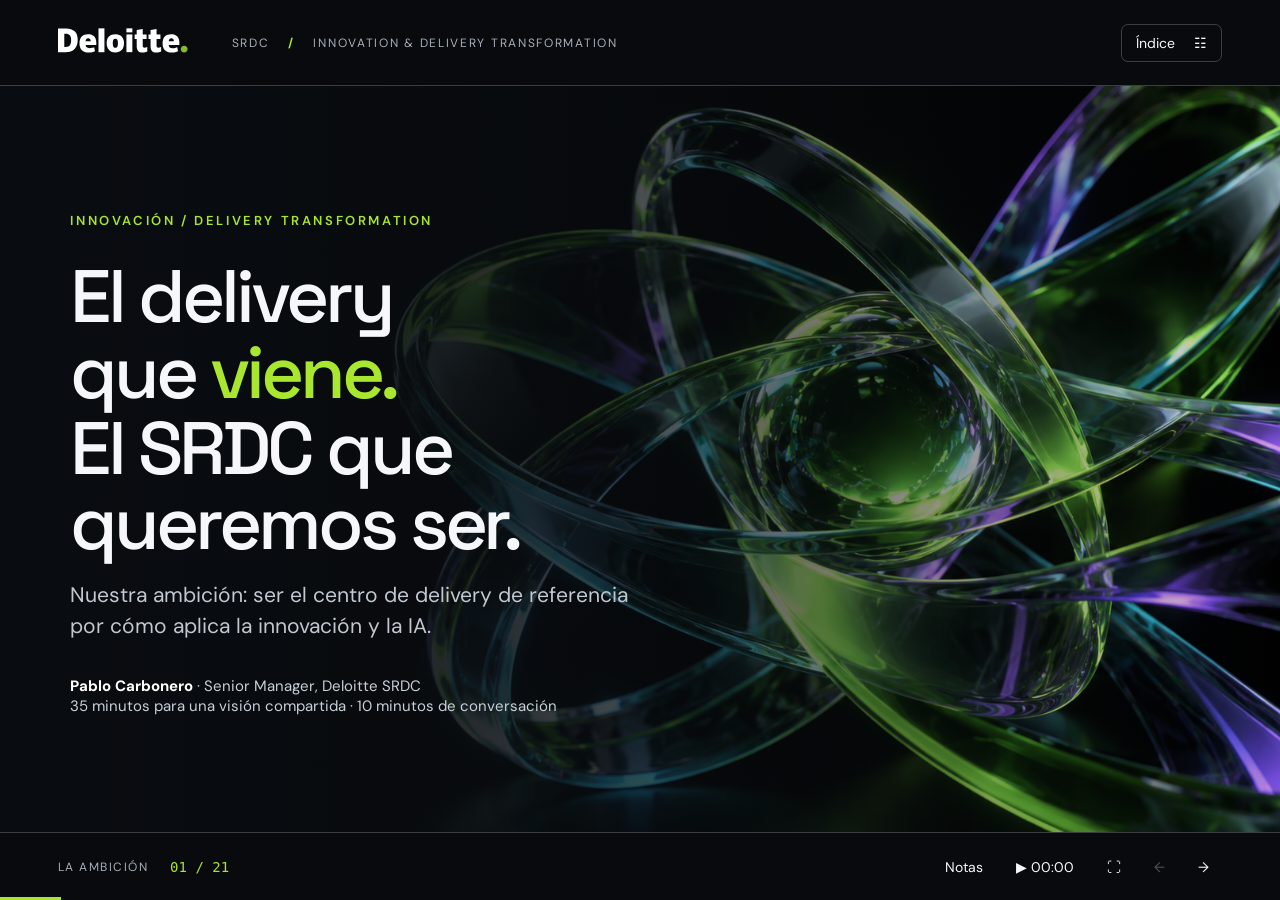
<file: index.html>
<!doctype html>
<html lang="es">
<head>
  <meta charset="utf-8">
  <meta name="viewport" content="width=device-width, initial-scale=1">
  <meta http-equiv="refresh" content="0; url=SRDC_Innovacion_Delivery_Transformation_v3.html">
  <title>SRDC · Innovación y Delivery Transformation</title>
</head>
<body>
  <p><a href="SRDC_Innovacion_Delivery_Transformation_v3.html">Abrir presentación</a></p>
</body>
</html>
</file>
